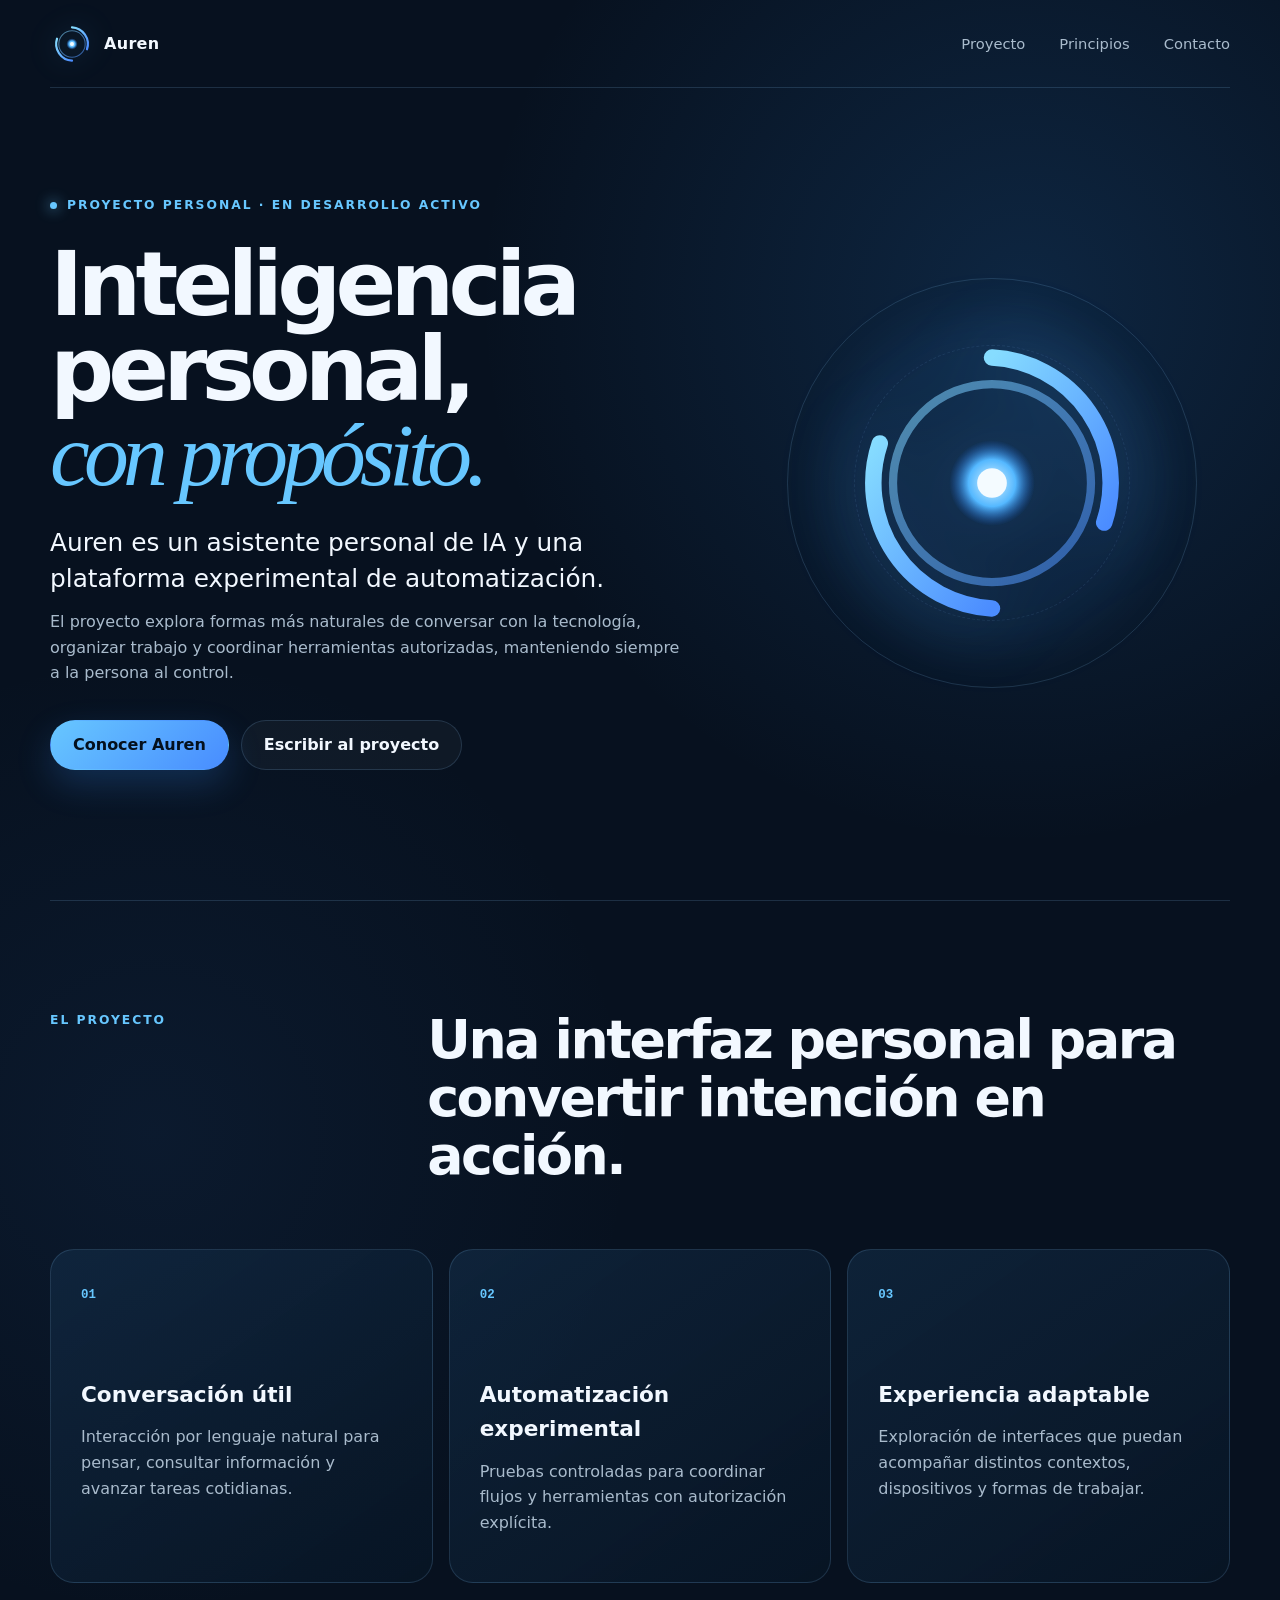
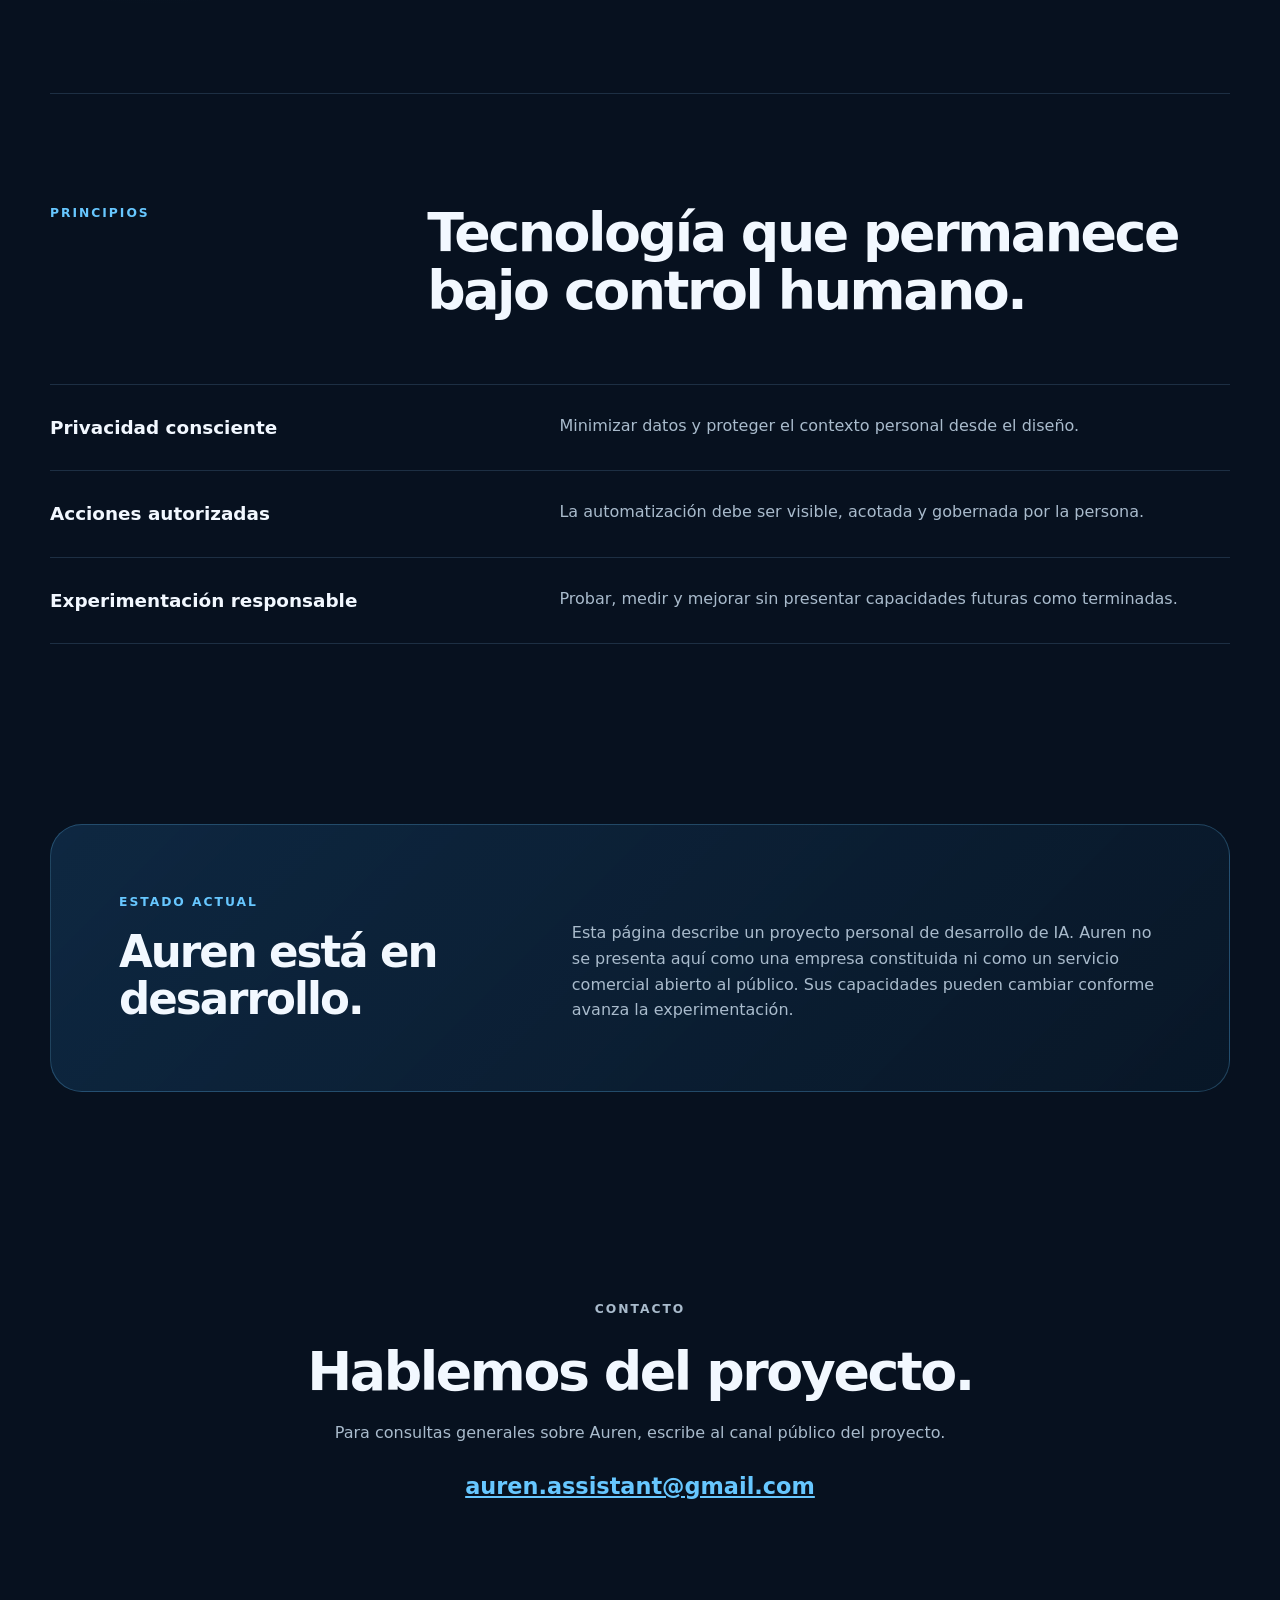
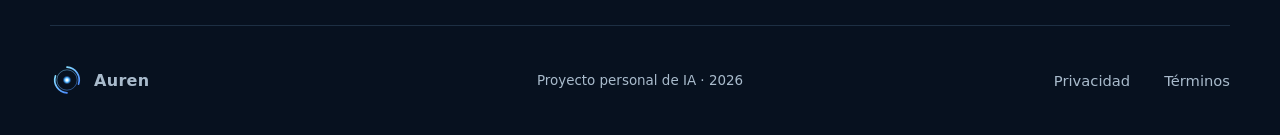
<file: index.html>
<!doctype html>
<html lang="es">
<head>
  <meta charset="utf-8">
  <meta name="viewport" content="width=device-width, initial-scale=1">
  <meta name="description" content="Auren es un asistente personal de IA y una plataforma experimental de automatización en desarrollo.">
  <meta name="theme-color" content="#07111f">
  <meta property="og:title" content="Auren — Asistente personal de IA">
  <meta property="og:description" content="Proyecto personal de IA y automatización en desarrollo.">
  <meta property="og:type" content="website">
  <meta property="og:url" content="https://joshalabrav.github.io/auren-site/">
  <link rel="canonical" href="https://joshalabrav.github.io/auren-site/">
  <link rel="icon" href="./assets/auren-emblem.svg" type="image/svg+xml">
  <link rel="stylesheet" href="./styles.css">
  <title>Auren — Asistente personal de IA</title>
</head>
<body>
  <header class="site-header">
    <a class="brand" href="./" aria-label="Auren, inicio">
      <img src="./assets/auren-emblem.svg" alt="" width="44" height="44">
      <span>Auren</span>
    </a>
    <nav aria-label="Navegación principal">
      <a href="#proyecto">Proyecto</a>
      <a href="#principios">Principios</a>
      <a href="#contacto">Contacto</a>
    </nav>
  </header>

  <main>
    <section class="hero" aria-labelledby="hero-title">
      <div class="hero-copy">
        <p class="eyebrow"><span aria-hidden="true"></span> Proyecto personal · En desarrollo activo</p>
        <h1 id="hero-title">Inteligencia personal,<br><em>con propósito.</em></h1>
        <p class="hero-lead">Auren es un asistente personal de IA y una plataforma experimental de automatización.</p>
        <p class="hero-detail">El proyecto explora formas más naturales de conversar con la tecnología, organizar trabajo y coordinar herramientas autorizadas, manteniendo siempre a la persona al control.</p>
        <div class="hero-actions">
          <a class="button primary" href="#proyecto">Conocer Auren</a>
          <a class="button secondary" href="mailto:auren.assistant@gmail.com">Escribir al proyecto</a>
        </div>
      </div>
      <div class="hero-mark" aria-hidden="true">
        <div class="orbital orbital-one"></div>
        <div class="orbital orbital-two"></div>
        <img src="./assets/auren-emblem.svg" alt="" width="280" height="280">
      </div>
    </section>

    <section class="section" id="proyecto" aria-labelledby="project-title">
      <div class="section-intro">
        <p class="section-label">El proyecto</p>
        <h2 id="project-title">Una interfaz personal para convertir intención en acción.</h2>
      </div>
      <div class="feature-grid">
        <article>
          <span class="feature-number">01</span>
          <h3>Conversación útil</h3>
          <p>Interacción por lenguaje natural para pensar, consultar información y avanzar tareas cotidianas.</p>
        </article>
        <article>
          <span class="feature-number">02</span>
          <h3>Automatización experimental</h3>
          <p>Pruebas controladas para coordinar flujos y herramientas con autorización explícita.</p>
        </article>
        <article>
          <span class="feature-number">03</span>
          <h3>Experiencia adaptable</h3>
          <p>Exploración de interfaces que puedan acompañar distintos contextos, dispositivos y formas de trabajar.</p>
        </article>
      </div>
    </section>

    <section class="section principles" id="principios" aria-labelledby="principles-title">
      <div class="section-intro">
        <p class="section-label">Principios</p>
        <h2 id="principles-title">Tecnología que permanece bajo control humano.</h2>
      </div>
      <div class="principle-list">
        <div><span>Privacidad consciente</span><p>Minimizar datos y proteger el contexto personal desde el diseño.</p></div>
        <div><span>Acciones autorizadas</span><p>La automatización debe ser visible, acotada y gobernada por la persona.</p></div>
        <div><span>Experimentación responsable</span><p>Probar, medir y mejorar sin presentar capacidades futuras como terminadas.</p></div>
      </div>
    </section>

    <section class="status-panel" aria-labelledby="status-title">
      <div>
        <p class="section-label">Estado actual</p>
        <h2 id="status-title">Auren está en desarrollo.</h2>
      </div>
      <p>Esta página describe un proyecto personal de desarrollo de IA. Auren no se presenta aquí como una empresa constituida ni como un servicio comercial abierto al público. Sus capacidades pueden cambiar conforme avanza la experimentación.</p>
    </section>

    <section class="contact" id="contacto" aria-labelledby="contact-title">
      <p class="section-label">Contacto</p>
      <h2 id="contact-title">Hablemos del proyecto.</h2>
      <p>Para consultas generales sobre Auren, escribe al canal público del proyecto.</p>
      <a href="mailto:auren.assistant@gmail.com">auren.assistant@gmail.com</a>
    </section>
  </main>

  <footer>
    <div class="footer-brand">
      <img src="./assets/auren-emblem.svg" alt="" width="34" height="34">
      <span>Auren</span>
    </div>
    <p>Proyecto personal de IA · 2026</p>
    <nav aria-label="Información legal">
      <a href="./privacy/">Privacidad</a>
      <a href="./terms/">Términos</a>
    </nav>
  </footer>
</body>
</html>
</file>
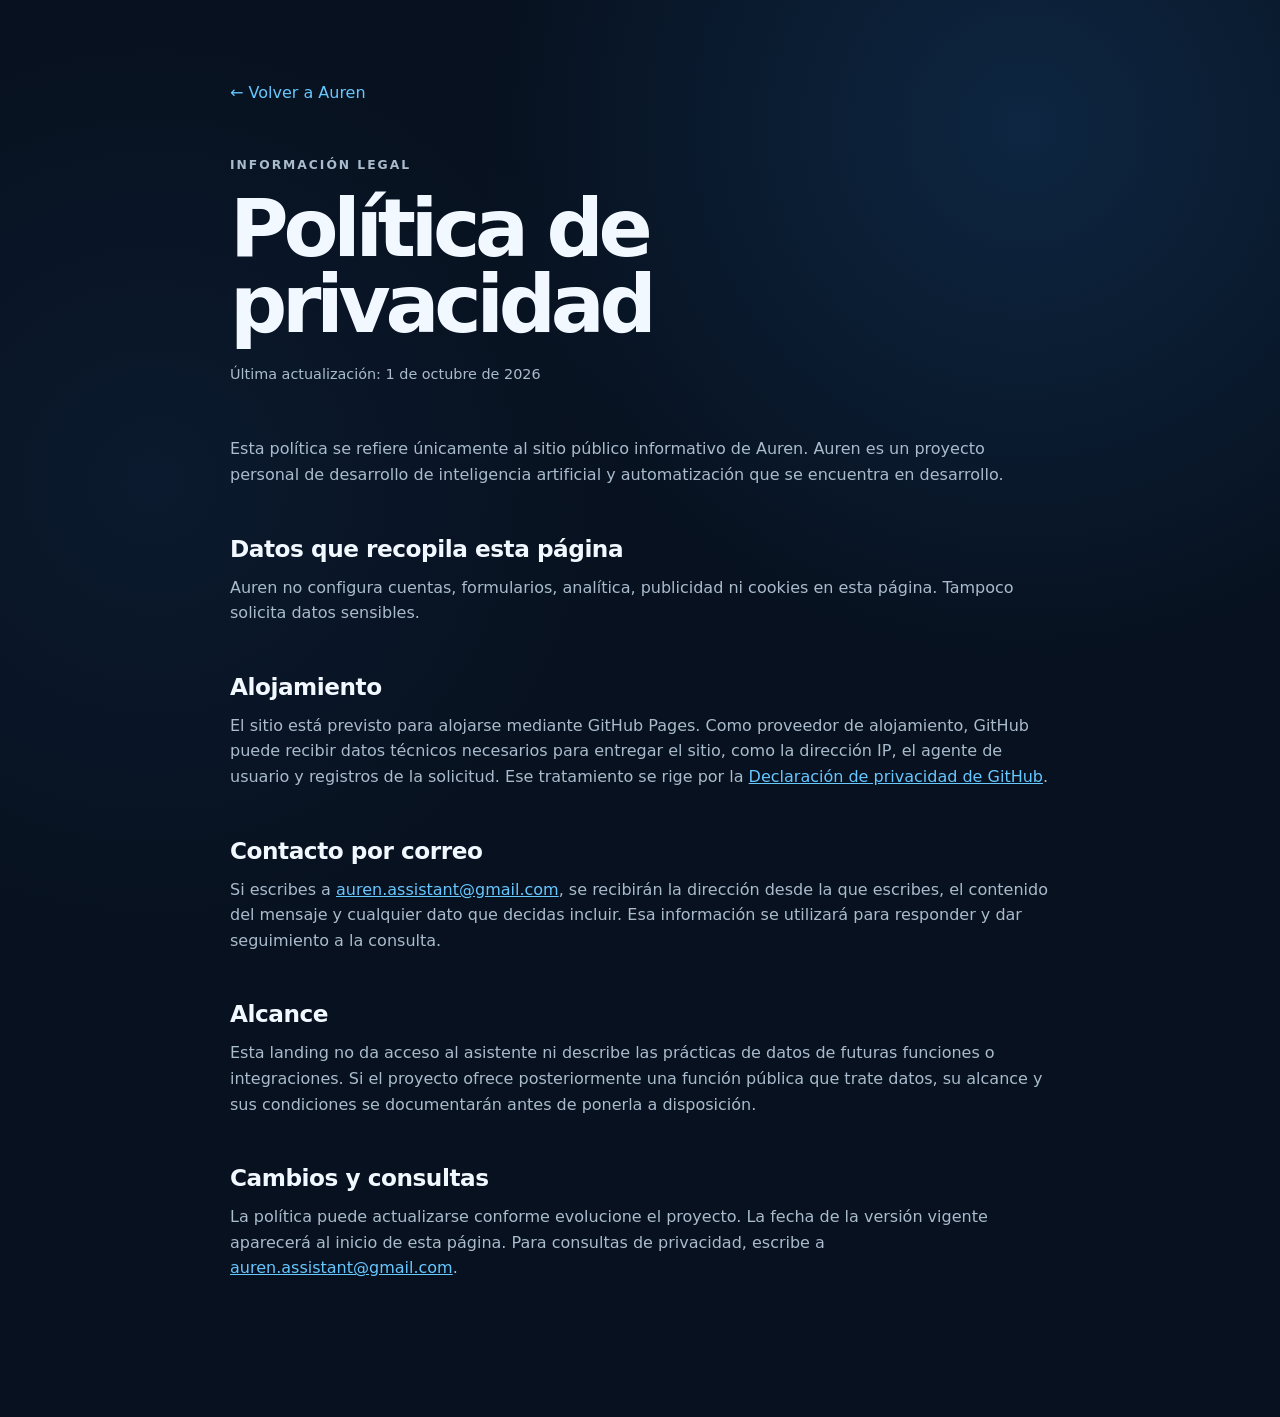
<file: privacy/index.html>
<!doctype html>
<html lang="es">
<head>
  <meta charset="utf-8">
  <meta name="viewport" content="width=device-width, initial-scale=1">
  <meta name="description" content="Política de privacidad del sitio público de Auren.">
  <meta name="theme-color" content="#07111f">
  <link rel="canonical" href="https://joshalabrav.github.io/auren-site/privacy/">
  <link rel="icon" href="../assets/auren-emblem.svg" type="image/svg+xml">
  <link rel="stylesheet" href="../styles.css">
  <title>Política de privacidad — Auren</title>
</head>
<body>
  <main class="legal-main">
    <a class="back-link" href="../">← Volver a Auren</a>
    <p class="section-label">Información legal</p>
    <h1>Política de privacidad</h1>
    <p class="updated">Última actualización: 1 de octubre de 2026</p>
    <p>Esta política se refiere únicamente al sitio público informativo de Auren. Auren es un proyecto personal de desarrollo de inteligencia artificial y automatización que se encuentra en desarrollo.</p>
    <h2>Datos que recopila esta página</h2>
    <p>Auren no configura cuentas, formularios, analítica, publicidad ni cookies en esta página. Tampoco solicita datos sensibles.</p>
    <h2>Alojamiento</h2>
    <p>El sitio está previsto para alojarse mediante GitHub Pages. Como proveedor de alojamiento, GitHub puede recibir datos técnicos necesarios para entregar el sitio, como la dirección IP, el agente de usuario y registros de la solicitud. Ese tratamiento se rige por la <a href="https://docs.github.com/es/site-policy/privacy-policies/github-general-privacy-statement">Declaración de privacidad de GitHub</a>.</p>
    <h2>Contacto por correo</h2>
    <p>Si escribes a <a href="mailto:auren.assistant@gmail.com">auren.assistant@gmail.com</a>, se recibirán la dirección desde la que escribes, el contenido del mensaje y cualquier dato que decidas incluir. Esa información se utilizará para responder y dar seguimiento a la consulta.</p>
    <h2>Alcance</h2>
    <p>Esta landing no da acceso al asistente ni describe las prácticas de datos de futuras funciones o integraciones. Si el proyecto ofrece posteriormente una función pública que trate datos, su alcance y sus condiciones se documentarán antes de ponerla a disposición.</p>
    <h2>Cambios y consultas</h2>
    <p>La política puede actualizarse conforme evolucione el proyecto. La fecha de la versión vigente aparecerá al inicio de esta página. Para consultas de privacidad, escribe a <a href="mailto:auren.assistant@gmail.com">auren.assistant@gmail.com</a>.</p>
  </main>
</body>
</html>
</file>
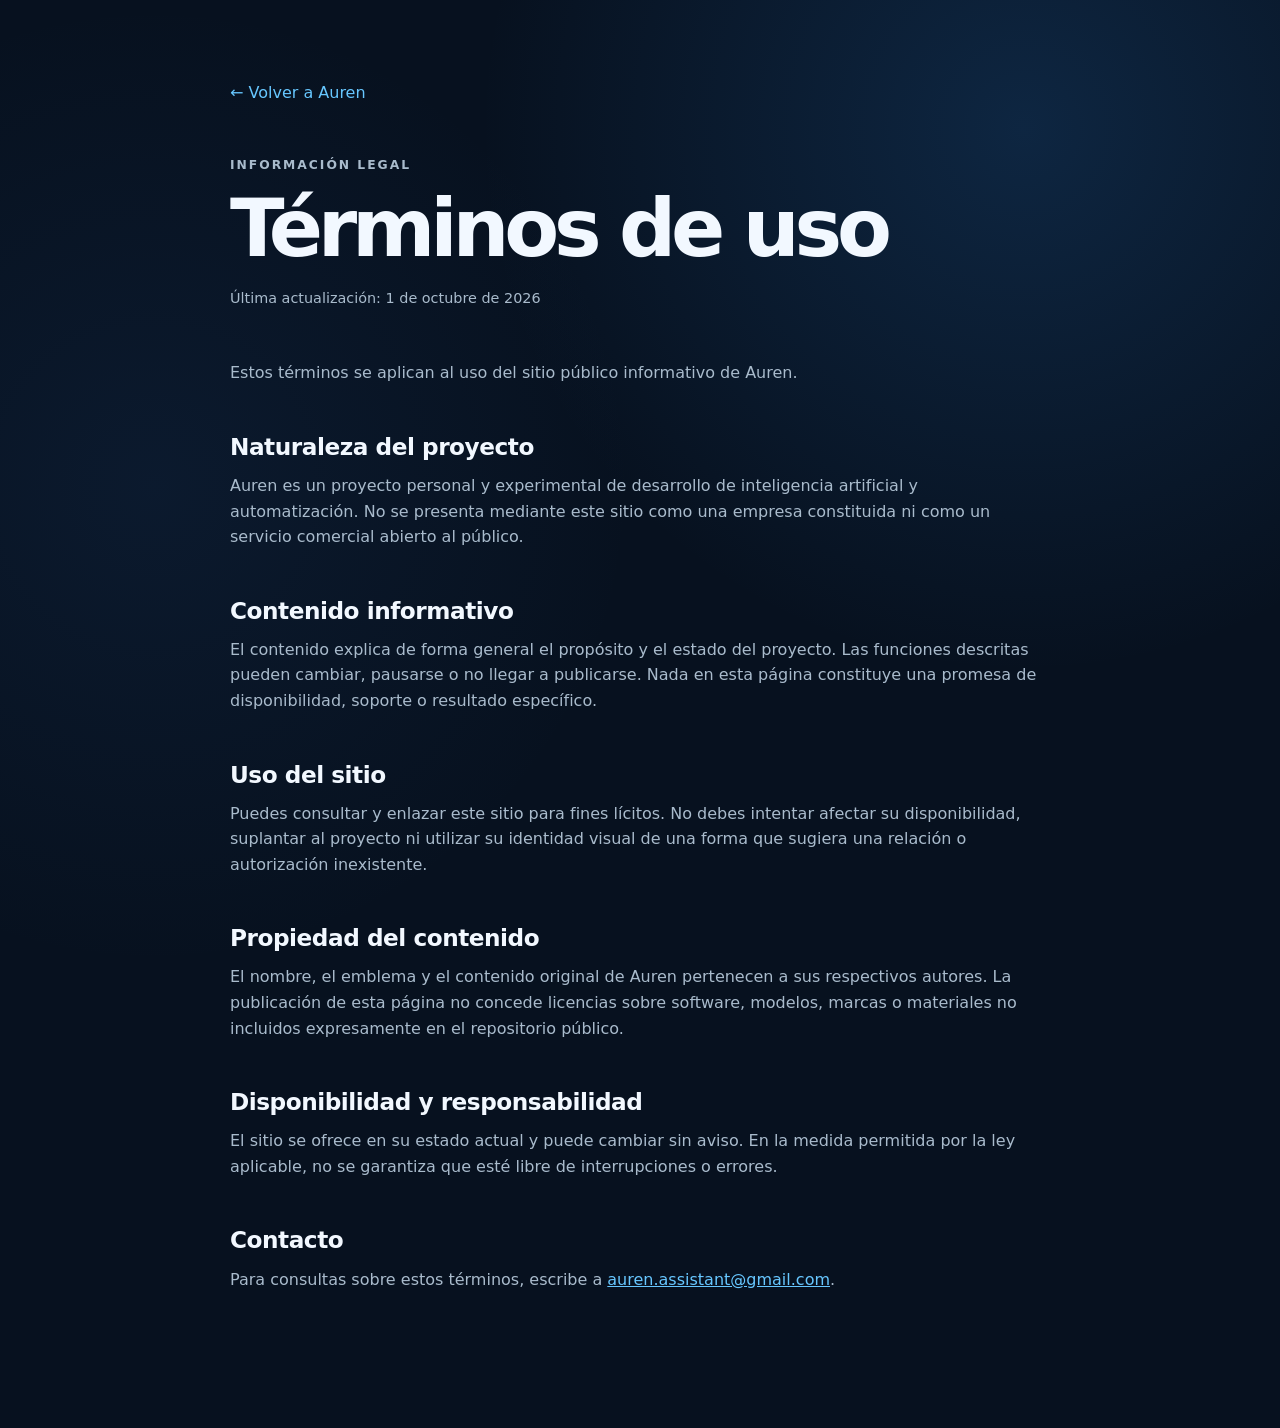
<file: terms/index.html>
<!doctype html>
<html lang="es">
<head>
  <meta charset="utf-8">
  <meta name="viewport" content="width=device-width, initial-scale=1">
  <meta name="description" content="Términos de uso del sitio público de Auren.">
  <meta name="theme-color" content="#07111f">
  <link rel="canonical" href="https://joshalabrav.github.io/auren-site/terms/">
  <link rel="icon" href="../assets/auren-emblem.svg" type="image/svg+xml">
  <link rel="stylesheet" href="../styles.css">
  <title>Términos de uso — Auren</title>
</head>
<body>
  <main class="legal-main">
    <a class="back-link" href="../">← Volver a Auren</a>
    <p class="section-label">Información legal</p>
    <h1>Términos de uso</h1>
    <p class="updated">Última actualización: 1 de octubre de 2026</p>
    <p>Estos términos se aplican al uso del sitio público informativo de Auren.</p>
    <h2>Naturaleza del proyecto</h2>
    <p>Auren es un proyecto personal y experimental de desarrollo de inteligencia artificial y automatización. No se presenta mediante este sitio como una empresa constituida ni como un servicio comercial abierto al público.</p>
    <h2>Contenido informativo</h2>
    <p>El contenido explica de forma general el propósito y el estado del proyecto. Las funciones descritas pueden cambiar, pausarse o no llegar a publicarse. Nada en esta página constituye una promesa de disponibilidad, soporte o resultado específico.</p>
    <h2>Uso del sitio</h2>
    <p>Puedes consultar y enlazar este sitio para fines lícitos. No debes intentar afectar su disponibilidad, suplantar al proyecto ni utilizar su identidad visual de una forma que sugiera una relación o autorización inexistente.</p>
    <h2>Propiedad del contenido</h2>
    <p>El nombre, el emblema y el contenido original de Auren pertenecen a sus respectivos autores. La publicación de esta página no concede licencias sobre software, modelos, marcas o materiales no incluidos expresamente en el repositorio público.</p>
    <h2>Disponibilidad y responsabilidad</h2>
    <p>El sitio se ofrece en su estado actual y puede cambiar sin aviso. En la medida permitida por la ley aplicable, no se garantiza que esté libre de interrupciones o errores.</p>
    <h2>Contacto</h2>
    <p>Para consultas sobre estos términos, escribe a <a href="mailto:auren.assistant@gmail.com">auren.assistant@gmail.com</a>.</p>
  </main>
</body>
</html>
</file>
<file: styles.css>
:root {
  color-scheme: dark;
  --bg: #07111f;
  --surface: rgba(16, 35, 56, 0.72);
  --line: rgba(143, 203, 255, 0.16);
  --text: #f2f8ff;
  --muted: #a9bbcc;
  --blue: #67c7ff;
  --blue-strong: #488cff;
  --max: 1180px;
  --radius: 24px;
}

* { box-sizing: border-box; }
html { scroll-behavior: smooth; }
body {
  margin: 0;
  min-width: 320px;
  background:
    radial-gradient(circle at 80% 9%, rgba(41, 122, 203, 0.20), transparent 34rem),
    radial-gradient(circle at 12% 34%, rgba(48, 104, 178, 0.10), transparent 30rem),
    var(--bg);
  color: var(--text);
  font-family: Inter, ui-sans-serif, system-ui, -apple-system, BlinkMacSystemFont, "Segoe UI", sans-serif;
  line-height: 1.6;
}
a { color: inherit; }
a:focus-visible { outline: 3px solid var(--blue); outline-offset: 5px; border-radius: 4px; }
.site-header, main, footer { width: min(calc(100% - 40px), var(--max)); margin-inline: auto; }
.site-header {
  min-height: 88px;
  display: flex;
  align-items: center;
  justify-content: space-between;
  border-bottom: 1px solid var(--line);
}
.brand, .footer-brand {
  display: inline-flex;
  align-items: center;
  gap: 10px;
  font-weight: 720;
  letter-spacing: 0.02em;
  text-decoration: none;
}
.brand img { filter: drop-shadow(0 0 14px rgba(103, 199, 255, 0.28)); }
.site-header nav, footer nav { display: flex; gap: clamp(18px, 3vw, 34px); }
.site-header nav a, footer nav a {
  color: var(--muted);
  font-size: 0.92rem;
  text-decoration: none;
  transition: color 160ms ease;
}
.site-header nav a:hover, footer nav a:hover { color: var(--text); }
.hero {
  min-height: calc(100vh - 88px);
  display: grid;
  grid-template-columns: minmax(0, 1.15fr) minmax(300px, 0.85fr);
  align-items: center;
  gap: 60px;
  padding: 88px 0 110px;
}
.eyebrow, .section-label {
  color: var(--blue);
  font-size: 0.77rem;
  font-weight: 760;
  letter-spacing: 0.16em;
  text-transform: uppercase;
}
.eyebrow { display: flex; align-items: center; gap: 10px; margin: 0 0 26px; }
.eyebrow span {
  width: 7px;
  height: 7px;
  border-radius: 50%;
  background: var(--blue);
  box-shadow: 0 0 14px var(--blue);
}
h1, h2, h3, p { margin-top: 0; }
h1 {
  max-width: 760px;
  margin-bottom: 28px;
  font-size: clamp(3.15rem, 7vw, 6.8rem);
  line-height: 0.95;
  letter-spacing: -0.065em;
}
h1 em { color: var(--blue); font-family: Georgia, "Times New Roman", serif; font-weight: 400; }
.hero-lead { max-width: 680px; margin-bottom: 12px; font-size: clamp(1.2rem, 2.2vw, 1.55rem); line-height: 1.45; }
.hero-detail { max-width: 650px; color: var(--muted); font-size: 1rem; }
.hero-actions { display: flex; flex-wrap: wrap; gap: 12px; margin-top: 34px; }
.button {
  display: inline-flex;
  align-items: center;
  justify-content: center;
  min-height: 50px;
  padding: 0 22px;
  border: 1px solid transparent;
  border-radius: 999px;
  font-weight: 700;
  text-decoration: none;
}
.button.primary {
  background: linear-gradient(135deg, var(--blue), var(--blue-strong));
  color: #04101d;
  box-shadow: 0 14px 35px rgba(56, 145, 255, 0.22);
}
.button.secondary { border-color: var(--line); background: rgba(255, 255, 255, 0.035); }
.hero-mark { position: relative; display: grid; place-items: center; aspect-ratio: 1; }
.hero-mark::before {
  content: "";
  position: absolute;
  width: 72%;
  aspect-ratio: 1;
  border-radius: 50%;
  background: rgba(54, 148, 255, 0.08);
  filter: blur(22px);
}
.hero-mark img {
  position: relative;
  width: min(70%, 330px);
  height: auto;
  filter: drop-shadow(0 0 35px rgba(85, 180, 255, 0.25));
}
.orbital { position: absolute; border: 1px solid var(--line); border-radius: 50%; }
.orbital-one { width: 86%; height: 86%; }
.orbital-two { width: 58%; height: 58%; border-style: dashed; opacity: 0.65; }
.section { padding: 110px 0; border-top: 1px solid var(--line); }
.section-intro {
  display: grid;
  grid-template-columns: 0.42fr 1fr;
  gap: 40px;
  align-items: start;
  margin-bottom: 64px;
}
.section-label { margin-bottom: 16px; }
h2 {
  max-width: 790px;
  margin-bottom: 0;
  font-size: clamp(2rem, 4.2vw, 4rem);
  line-height: 1.08;
  letter-spacing: -0.045em;
}
.feature-grid { display: grid; grid-template-columns: repeat(3, 1fr); gap: 16px; }
.feature-grid article {
  min-height: 290px;
  padding: 30px;
  border: 1px solid var(--line);
  border-radius: var(--radius);
  background: linear-gradient(145deg, rgba(19, 45, 72, 0.62), rgba(8, 22, 38, 0.75));
}
.feature-number { color: var(--blue); font: 700 0.78rem ui-monospace, SFMono-Regular, Menlo, monospace; }
h3 { margin: 72px 0 12px; font-size: 1.35rem; }
.feature-grid p, .principle-list p, .status-panel > p, .contact > p { color: var(--muted); }
.principle-list { border-top: 1px solid var(--line); }
.principle-list > div {
  display: grid;
  grid-template-columns: 0.7fr 1fr;
  gap: 40px;
  padding: 28px 0;
  border-bottom: 1px solid var(--line);
}
.principle-list span { font-size: 1.15rem; font-weight: 700; }
.principle-list p { margin-bottom: 0; }
.status-panel {
  display: grid;
  grid-template-columns: 0.8fr 1.2fr;
  gap: 60px;
  margin: 70px auto 120px;
  padding: clamp(30px, 6vw, 68px);
  border: 1px solid rgba(103, 199, 255, 0.25);
  border-radius: calc(var(--radius) + 8px);
  background: linear-gradient(135deg, rgba(26, 77, 122, 0.38), rgba(9, 25, 42, 0.74));
}
.status-panel h2 { font-size: clamp(2rem, 3.4vw, 3.2rem); }
.status-panel > p { margin: 0; align-self: end; }
.contact { padding: 70px 0 120px; text-align: center; }
.contact h2 { margin-inline: auto; }
.contact > p { margin: 18px 0 24px; }
.contact > a { color: var(--blue); font-size: clamp(1.05rem, 2.5vw, 1.4rem); font-weight: 720; }
footer {
  min-height: 110px;
  display: grid;
  grid-template-columns: 1fr auto 1fr;
  align-items: center;
  gap: 24px;
  border-top: 1px solid var(--line);
  color: var(--muted);
}
footer p { margin: 0; text-align: center; font-size: 0.84rem; }
footer nav { justify-content: end; }
.legal-main { width: min(calc(100% - 40px), 820px); margin: 0 auto; padding: 80px 0 120px; }
.legal-main .back-link { display: inline-block; margin-bottom: 50px; color: var(--blue); text-decoration: none; }
.legal-main h1 { margin-bottom: 20px; font-size: clamp(2.7rem, 7vw, 5rem); }
.legal-main h2 { margin: 48px 0 14px; font-size: 1.45rem; letter-spacing: -0.02em; }
.legal-main p, .legal-main li { color: var(--muted); }
.legal-main strong { color: var(--text); }
.legal-main a { color: var(--blue); }
.legal-main .updated { margin-bottom: 50px; font-size: 0.9rem; }
@media (max-width: 820px) {
  .site-header nav { display: none; }
  .hero { grid-template-columns: 1fr; min-height: auto; padding-top: 72px; }
  .hero-mark { grid-row: 1; width: min(78vw, 390px); margin: 0 auto -10px; }
  .section-intro, .status-panel { grid-template-columns: 1fr; }
  .feature-grid { grid-template-columns: 1fr; }
  .feature-grid article { min-height: 230px; }
  h3 { margin-top: 50px; }
  footer { grid-template-columns: 1fr; padding: 30px 0; text-align: center; }
  footer nav { justify-content: center; }
  .footer-brand { justify-content: center; }
}
@media (max-width: 540px) {
  .site-header, main, footer { width: min(calc(100% - 28px), var(--max)); }
  .hero { gap: 38px; padding-bottom: 80px; }
  h1 { font-size: clamp(2.65rem, 13vw, 4rem); letter-spacing: -0.07em; }
  .eyebrow { font-size: 0.66rem; letter-spacing: 0.11em; }
  .hero-actions { flex-direction: column; }
  .button { width: 100%; }
  .section { padding: 82px 0; }
  .section-intro { margin-bottom: 42px; }
  .principle-list > div { grid-template-columns: 1fr; gap: 8px; }
  .status-panel { gap: 28px; margin-bottom: 90px; }
  .contact > a { overflow-wrap: anywhere; }
}
@media (prefers-reduced-motion: reduce) {
  html { scroll-behavior: auto; }
  *, *::before, *::after { transition-duration: 0.01ms !important; }
}
</file>
